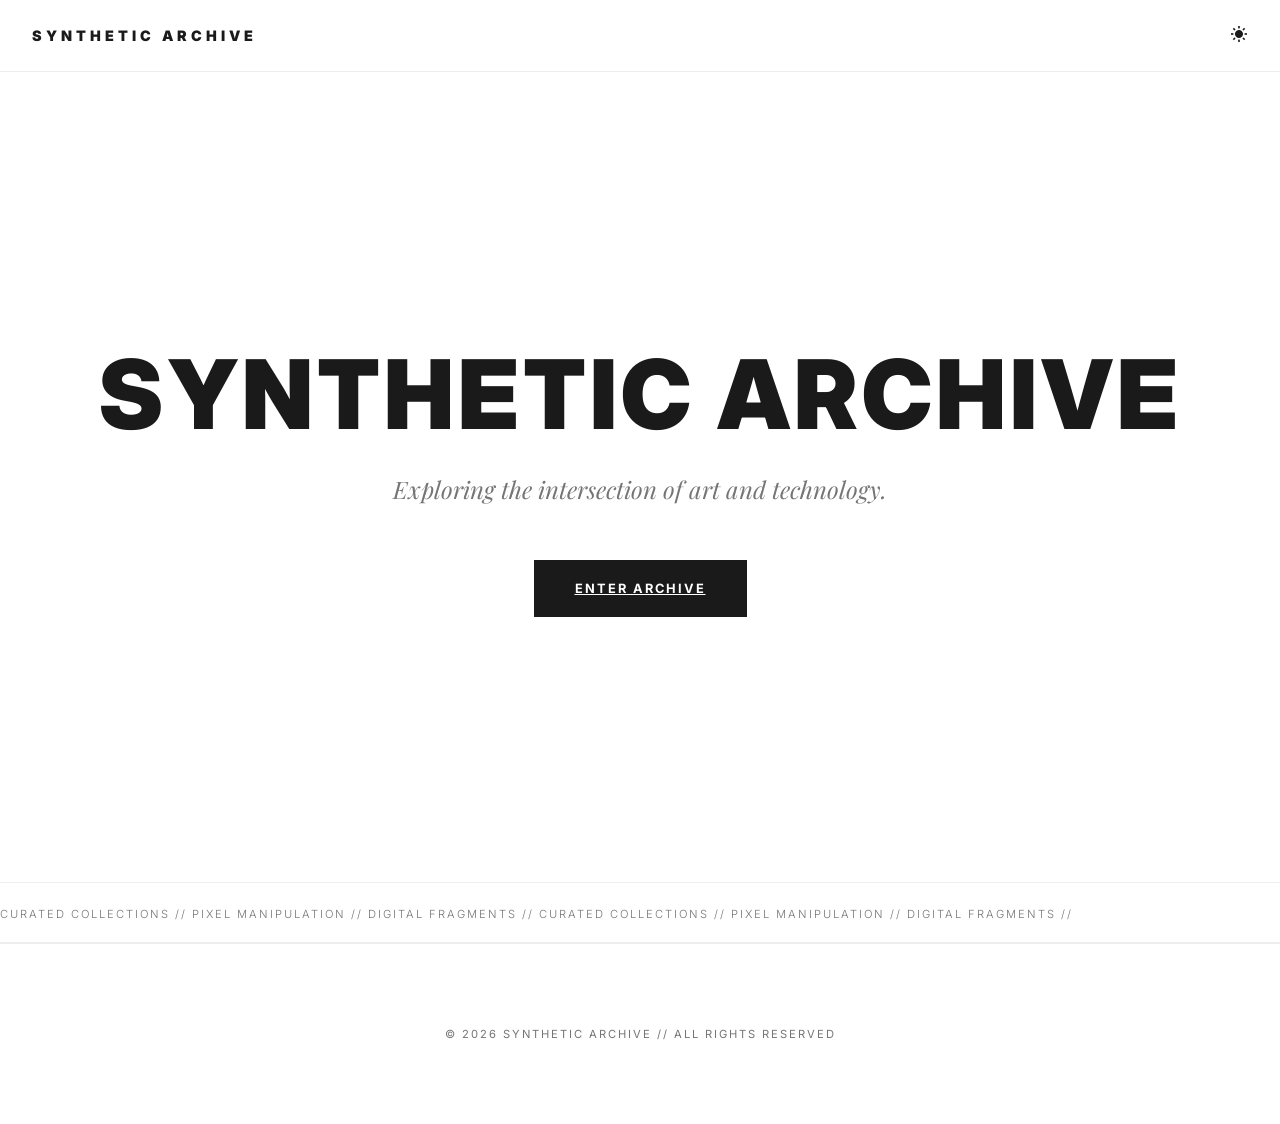
<file: index.html>
<!DOCTYPE html>
<html lang="en">
<head>
    <meta charset="UTF-8">
    <meta name="viewport" content="width=device-width, initial-scale=1.0">
    <link href='https://unpkg.com/boxicons@2.1.4/css/boxicons.min.css' rel='stylesheet'>
    <link rel="stylesheet" href="styles.css">
    <link rel="icon" href="Homepage_imgs/SA-Logo.png">
    <title>Synthetic Archive</title>
    <style>
        .hero {
            height: 90vh;
            display: flex;
            flex-direction: column;
            justify-content: center;
            align-items: center;
            text-align: center;
            padding: 2rem;
        }

        .hero h1 {
            font-size: 6rem;
            margin-bottom: 1rem;
            font-weight: 900;
        }

        .hero p {
            font-family: var(--font-serif);
            font-size: 1.5rem;
            color: var(--text-dim);
            margin-bottom: 3rem;
            font-style: italic;
        }

        .hero-btns {
            display: flex;
            gap: 2rem;
        }

        @media (max-width: 768px) {
            .hero h1 { font-size: 3rem; }
        }
    </style>
</head>
<body>
    <header>
        <nav>
            <div class="logo">
                <h1 style="font-size: 0.9rem;">Synthetic Archive</h1>
            </div>
            <div class="nav-links" style="display: flex; align-items: center;">
                <button id="theme">
                    <i class='bx bxs-sun'></i>
                    <i class='bx bxs-moon'></i>
                </button>
            </div>
        </nav>
    </header>

    <main>
        <section class="hero">
            <h1 class="reveal">Synthetic Archive</h1>
            <p class="reveal">Exploring the intersection of art and technology.</p>
            <div class="hero-btns reveal">
                <a href="homepage.html" class="btn-minimal">Enter Archive</a>
            </div>
        </section>

        <div class="marquee-container">
            <div class="marquee-content">
                <span>CURATED COLLECTIONS // PIXEL MANIPULATION // DIGITAL FRAGMENTS // CURATED COLLECTIONS // PIXEL MANIPULATION // DIGITAL FRAGMENTS //</span>
            </div>
        </div>
    </main>

    <footer style="padding: 5rem 2rem; border-top: 1px solid var(--border); text-align: center;">
        <p style="font-size: 0.7rem; color: var(--text-dim); letter-spacing: 2px; text-transform: uppercase;">© 2026 Synthetic Archive // All Rights Reserved</p>
    </footer>

    <script src="theme.js"></script>
    <script>
        const observer = new IntersectionObserver((entries) => {
            entries.forEach(entry => {
                if (entry.isIntersecting) {
                    entry.target.classList.add('appear');
                }
            });
        }, { threshold: 0.1 });

        document.querySelectorAll('.reveal').forEach(el => observer.observe(el));
    </script>
</body>
</html>
</file>
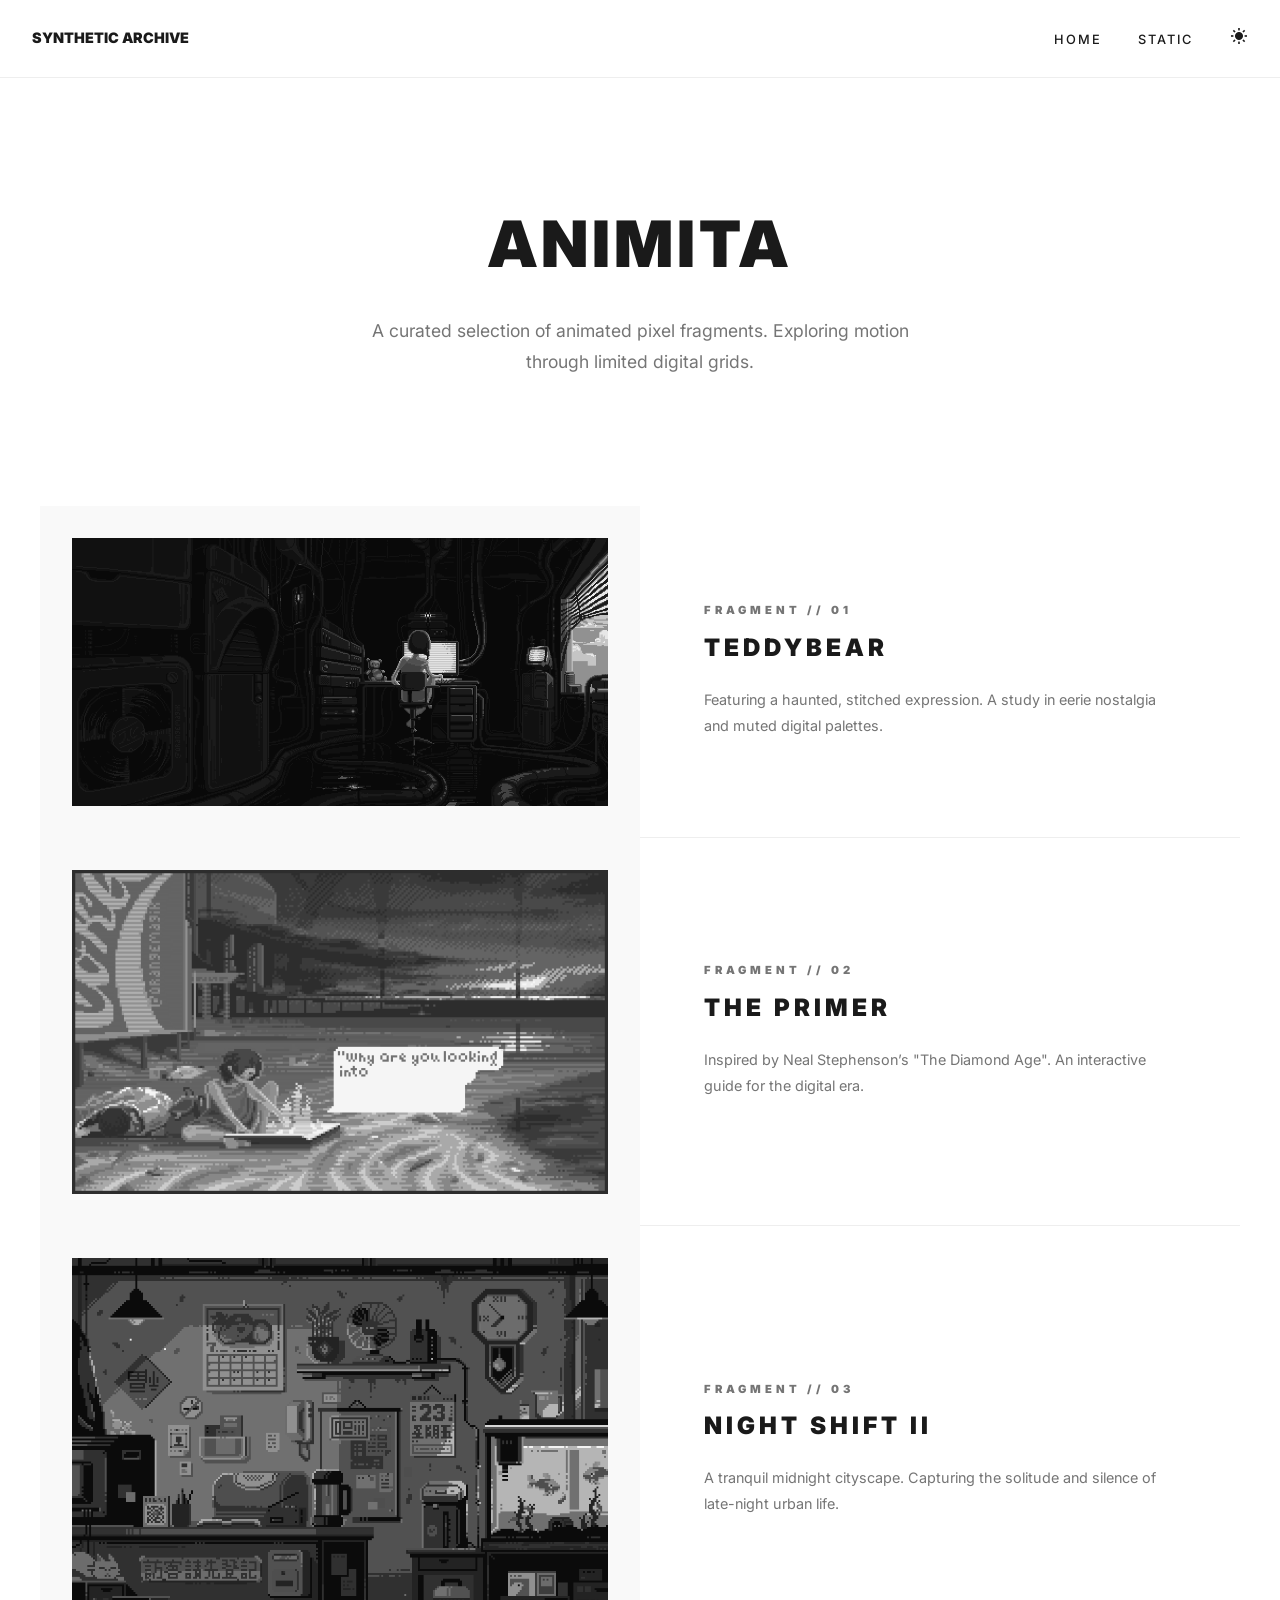
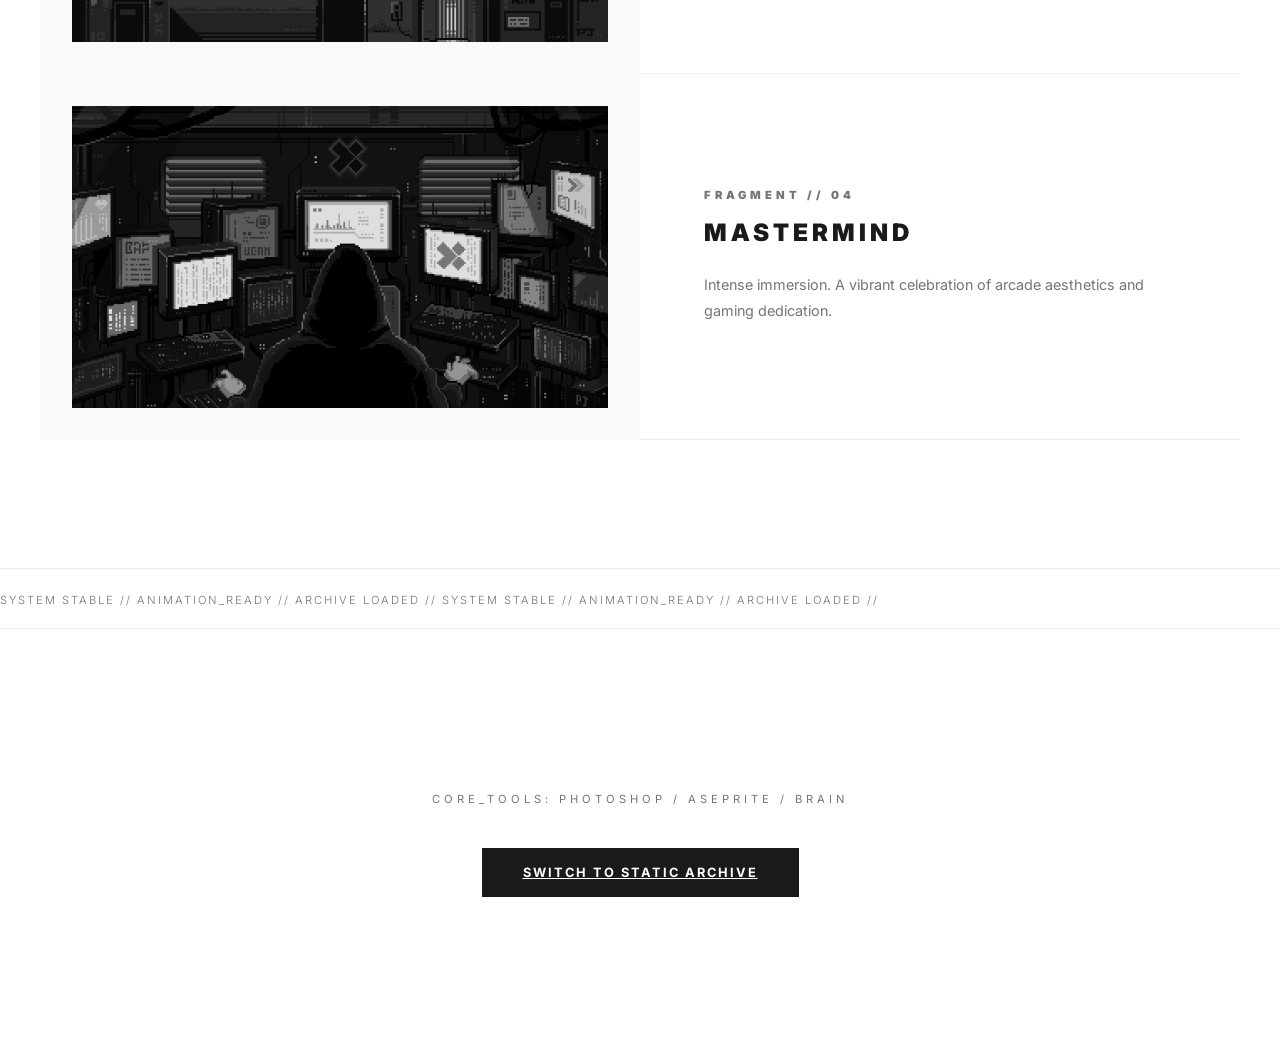
<file: ANIMITA.html>
<!DOCTYPE html>
<html lang="en">
<head>
    <meta charset="UTF-8">
    <meta name="viewport" content="width=device-width, initial-scale=1.0">
    <link href='https://unpkg.com/boxicons@2.1.4/css/boxicons.min.css' rel='stylesheet'>
    <link rel="stylesheet" href="styles.css">
    <script src="theme.js" defer></script>
    <link rel="icon" href="ANIMATE/SA-Logo.png">
    <title>Synthetic Archive | Animita</title>
</head>
<body>
    <header>
        <nav>
            <a href="index.html" style="text-decoration: none; color: var(--text-main); font-weight: 900; font-size: 0.9rem;">SYNTHETIC ARCHIVE</a>
            <div class="nav-links">
                <a href="homepage.html">HOME</a>
                <a href="STATHIS.html">STATIC</a>
                <button id="theme" style="margin-left: 2rem;">
                    <i class='bx bxs-sun'></i>
                    <i class='bx bxs-moon'></i>
                </button>
            </div>
        </nav>
    </header>

    <main>
        <section class="title-page">
            <h1 class="reveal">Animita</h1>
            <div id="title-info" class="reveal">
                A curated selection of animated pixel fragments. Exploring motion through limited digital grids.
            </div>
        </section>

        <section class="projects-container">
            <!-- Project 1 -->
            <div class="project reveal">
                <img src="ANIMATE/1.gif" alt="TEDDYBEAR">
            </div>
            <div class="project-info reveal">
                <h3>FRAGMENT // 01</h3>
                <h2 class="project-title">TEDDYBEAR</h2>
                <p>Featuring a haunted, stitched expression. A study in eerie nostalgia and muted digital palettes.</p>
            </div>

            <!-- Project 2 -->
            <div class="project reveal">
                <img src="ANIMATE/2.gif" alt="PRIMER">
            </div>
            <div class="project-info reveal">
                <h3>FRAGMENT // 02</h3>
                <h2 class="project-title">THE PRIMER</h2>
                <p>Inspired by Neal Stephenson’s "The Diamond Age". An interactive guide for the digital era.</p>
            </div>

            <!-- Project 3 -->
            <div class="project reveal">
                <img src="ANIMATE/3.gif" alt="NIGHT SHIFT">
            </div>
            <div class="project-info reveal">
                <h3>FRAGMENT // 03</h3>
                <h2 class="project-title">NIGHT SHIFT II</h2>
                <p>A tranquil midnight cityscape. Capturing the solitude and silence of late-night urban life.</p>
            </div>

            <!-- Project 4 -->
            <div class="project reveal">
                <img src="ANIMATE/4.gif" alt="MASTERMIND">
            </div>
            <div class="project-info reveal">
                <h3>FRAGMENT // 04</h3>
                <h2 class="project-title">MASTERMIND</h2>
                <p>Intense immersion. A vibrant celebration of arcade aesthetics and gaming dedication.</p>
            </div>
        </section>

        <div class="marquee-container">
            <div class="marquee-content">
                <span>SYSTEM STABLE // ANIMATION_READY // ARCHIVE LOADED // SYSTEM STABLE // ANIMATION_READY // ARCHIVE LOADED //</span>
            </div>
        </div>
        
        <div style="padding: 10rem 2rem; text-align: center;">
            <p style="font-size: 0.7rem; letter-spacing: 4px; color: var(--text-dim); margin-bottom: 3rem;">CORE_TOOLS: PHOTOSHOP / ASEPRITE / BRAIN</p>
            <a href="STATHIS.html" class="btn-minimal">Switch to Static Archive</a>
        </div>
    </main>

    <script>
        const observer = new IntersectionObserver((entries) => {
            entries.forEach(entry => {
                if (entry.isIntersecting) {
                    entry.target.classList.add('appear');
                }
            });
        }, { threshold: 0.1 });

        document.querySelectorAll('.reveal').forEach(el => observer.observe(el));
    </script>
</body>
</html>
</file>
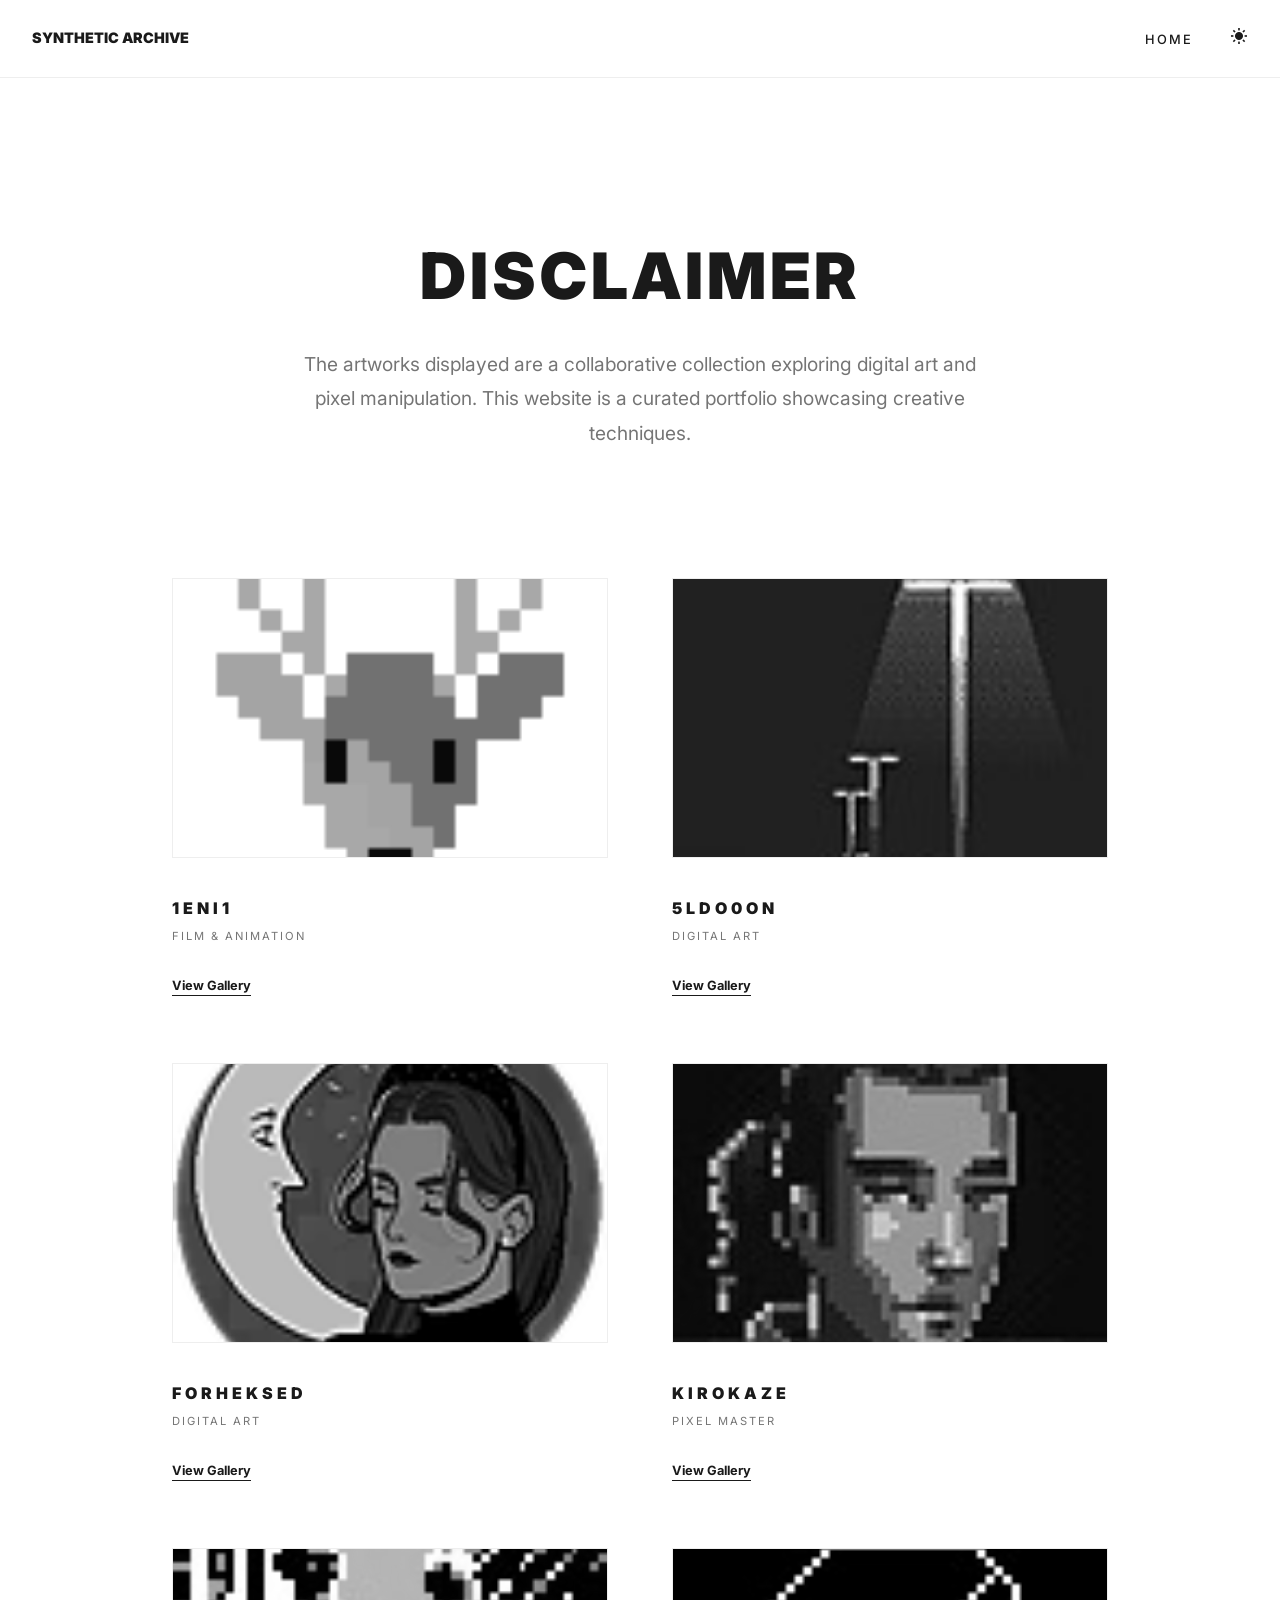
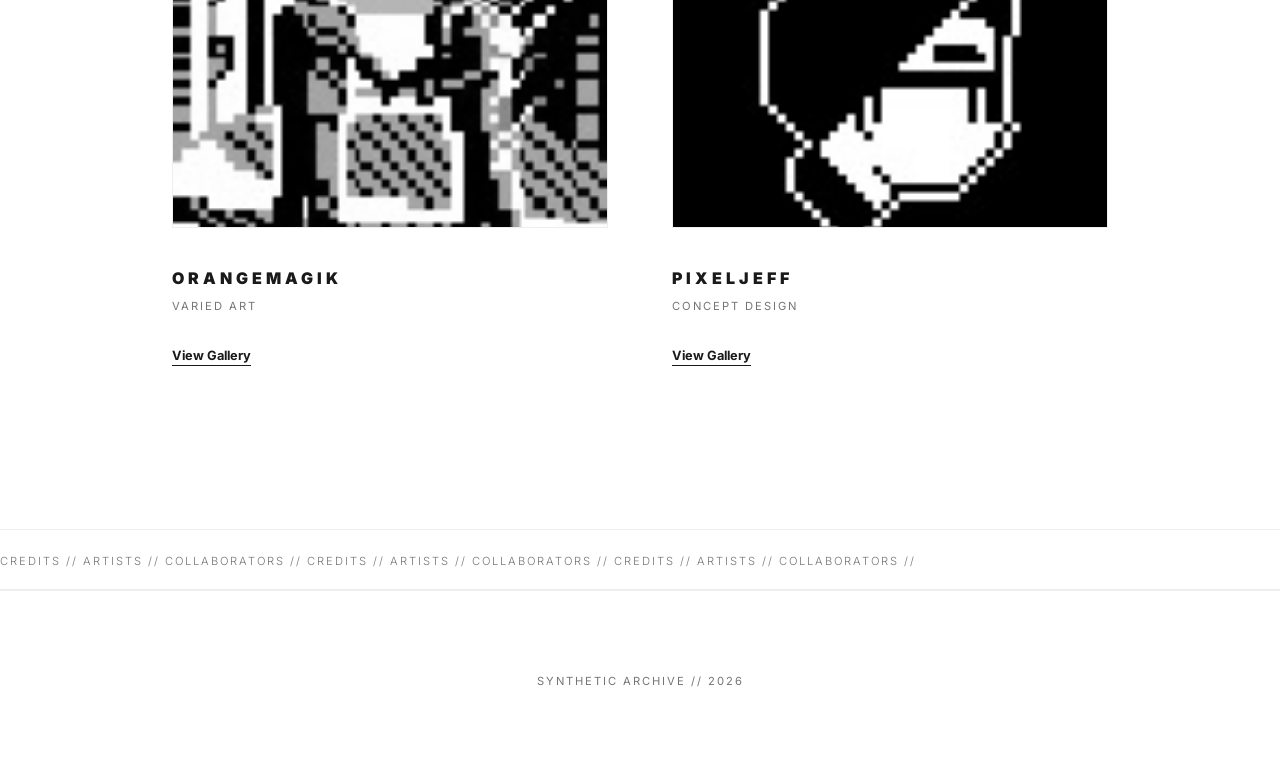
<file: Disc.html>
<!DOCTYPE html>
<html lang="en">
<head>
    <meta charset="UTF-8">
    <meta name="viewport" content="width=device-width, initial-scale=1.0">
    <link href='https://unpkg.com/boxicons@2.1.4/css/boxicons.min.css' rel='stylesheet'>
    <link rel="stylesheet" href="styles.css">
    <script src="theme.js" defer></script>
    <link rel="icon" href="ArtistProfile/SA-Logo.png">
    <title>Synthetic Archive | Disclaimer</title>
    <style>
        .disclaimer-container {
            max-width: 1000px;
            margin: 0 auto;
            padding: 10rem 2rem;
        }

        .disclaimer-container h1 {
            font-size: 4rem;
            margin-bottom: 2rem;
            text-align: center;
        }

        .lead-text {
            text-align: center;
            color: var(--text-dim);
            font-size: 1.2rem;
            margin-bottom: 8rem;
            max-width: 700px;
            margin-left: auto;
            margin-right: auto;
        }

        .artist-grid {
            display: grid;
            grid-template-columns: repeat(auto-fill, minmax(280px, 1fr));
            gap: 4rem;
        }

        .artist-card {
            text-align: left;
        }

        .artist-card img {
            width: 100%;
            height: 280px;
            object-fit: cover;
            filter: grayscale(100%);
            border: 1px solid var(--border);
            margin-bottom: 2rem;
            transition: var(--transition);
        }

        .artist-card:hover img {
            filter: grayscale(0%);
            border-color: var(--text-main);
        }

        .artist-card h3 {
            font-size: 1rem;
            margin-bottom: 0.5rem;
        }

        .artist-card .meta {
            font-size: 0.7rem;
            text-transform: uppercase;
            letter-spacing: 2px;
            color: var(--text-dim);
            margin-bottom: 1.5rem;
        }

        .view-link {
            font-size: 0.8rem;
            text-decoration: none;
            color: var(--text-main);
            font-weight: 700;
            border-bottom: 1px solid var(--text-main);
            padding-bottom: 2px;
            transition: var(--transition);
        }

        .view-link:hover {
            color: var(--text-dim);
            border-color: var(--text-dim);
        }

        @media (max-width: 768px) {
            .disclaimer-container h1 { font-size: 2.5rem; }
        }
    </style>
</head>
<body>
    <header>
        <nav>
            <a href="index.html" style="text-decoration: none; color: var(--text-main); font-weight: 900; font-size: 0.9rem;">SYNTHETIC ARCHIVE</a>
            <div class="nav-links">
                <a href="homepage.html">HOME</a>
                <button id="theme" style="margin-left: 2rem;">
                    <i class='bx bxs-sun'></i>
                    <i class='bx bxs-moon'></i>
                </button>
            </div>
        </nav>
    </header>

    <main>
        <section class="disclaimer-container">
            <h1 class="reveal">Disclaimer</h1>
            <p class="lead-text reveal">
                The artworks displayed are a collaborative collection exploring digital art and pixel manipulation. 
                This website is a curated portfolio showcasing creative techniques.
            </p>

            <div class="artist-grid">
                <div class="artist-card reveal">
                    <img src="ArtistProfile/1eni1.png" alt="1eni1">
                    <h3>1eni1</h3>
                    <p class="meta">FILM & ANIMATION</p>
                    <a href="https://www.deviantart.com/1eni1" target="_blank" class="view-link">View Gallery</a>
                </div>
                <div class="artist-card reveal">
                    <img src="ArtistProfile/5ldo0on.jpg" alt="5ldo0on">
                    <h3>5ldo0on</h3>
                    <p class="meta">DIGITAL ART</p>
                    <a href="https://www.deviantart.com/5ldo0on" target="_blank" class="view-link">View Gallery</a>
                </div>
                <div class="artist-card reveal">
                    <img src="ArtistProfile/forheksed.png" alt="forheksed">
                    <h3>forheksed</h3>
                    <p class="meta">DIGITAL ART</p>
                    <a href="https://www.deviantart.com/forheksed" target="_blank" class="view-link">View Gallery</a>
                </div>
                <div class="artist-card reveal">
                    <img src="ArtistProfile/kirokaze.jpg" alt="kirokaze">
                    <h3>kirokaze</h3>
                    <p class="meta">PIXEL MASTER</p>
                    <a href="https://www.deviantart.com/kirokaze" target="_blank" class="view-link">View Gallery</a>
                </div>
                <div class="artist-card reveal">
                    <img src="ArtistProfile/orangemagik.jpg" alt="orangemagik">
                    <h3>orangemagik</h3>
                    <p class="meta">VARIED ART</p>
                    <a href="https://www.deviantart.com/orangemagik" target="_blank" class="view-link">View Gallery</a>
                </div>
                <div class="artist-card reveal">
                    <img src="ArtistProfile/pixeljeff.jpg" alt="pixeljeff">
                    <h3>pixeljeff</h3>
                    <p class="meta">CONCEPT DESIGN</p>
                    <a href="https://www.deviantart.com/pixeljeff" target="_blank" class="view-link">View Gallery</a>
                </div>
            </div>
        </section>

        <div class="marquee-container">
            <div class="marquee-content">
                <span>CREDITS // ARTISTS // COLLABORATORS // CREDITS // ARTISTS // COLLABORATORS // CREDITS // ARTISTS // COLLABORATORS //</span>
            </div>
        </div>
    </main>

    <footer style="padding: 5rem 2rem; text-align: center; border-top: 1px solid var(--border);">
        <p style="font-size: 0.7rem; color: var(--text-dim); letter-spacing: 2px;">SYNTHETIC ARCHIVE // 2026</p>
    </footer>

    <script>
        const observer = new IntersectionObserver((entries) => {
            entries.forEach(entry => {
                if (entry.isIntersecting) {
                    entry.target.classList.add('appear');
                }
            });
        }, { threshold: 0.1 });

        document.querySelectorAll('.reveal').forEach(el => observer.observe(el));
    </script>
</body>
</html>
</file>
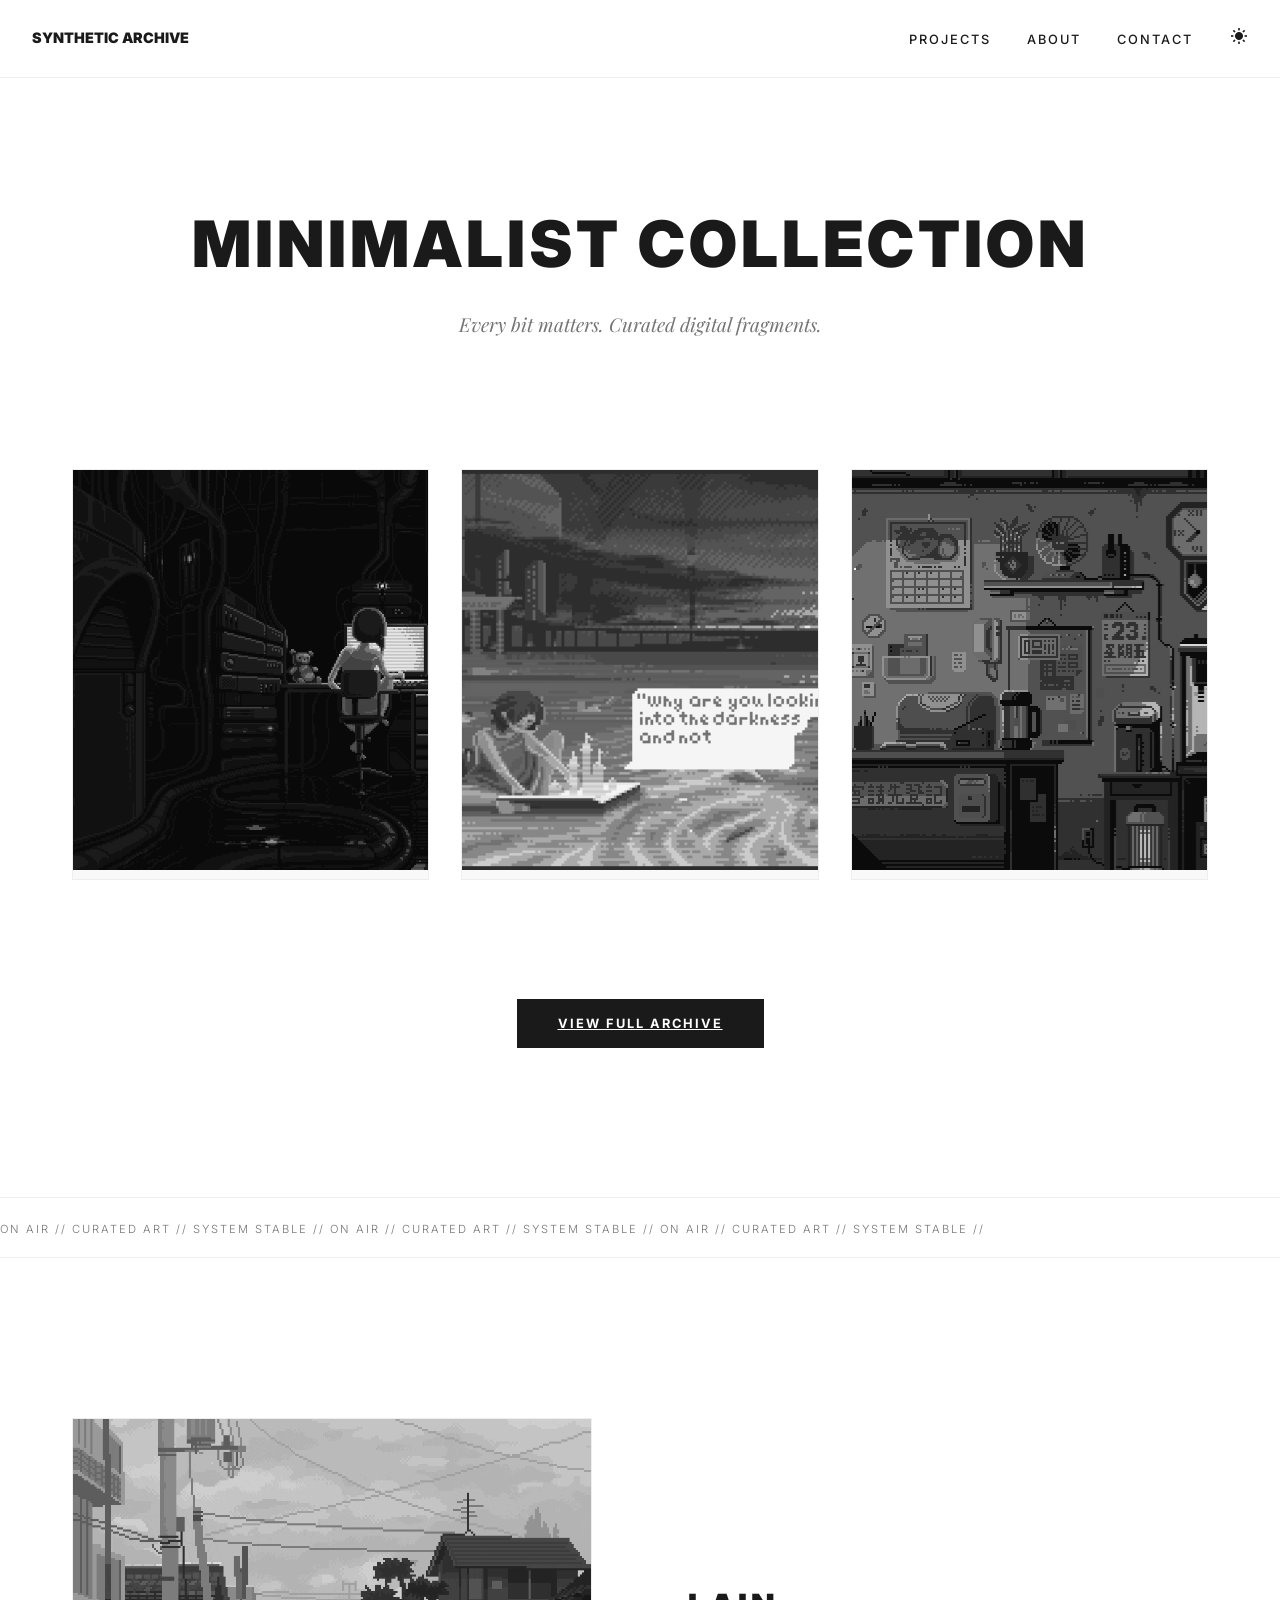
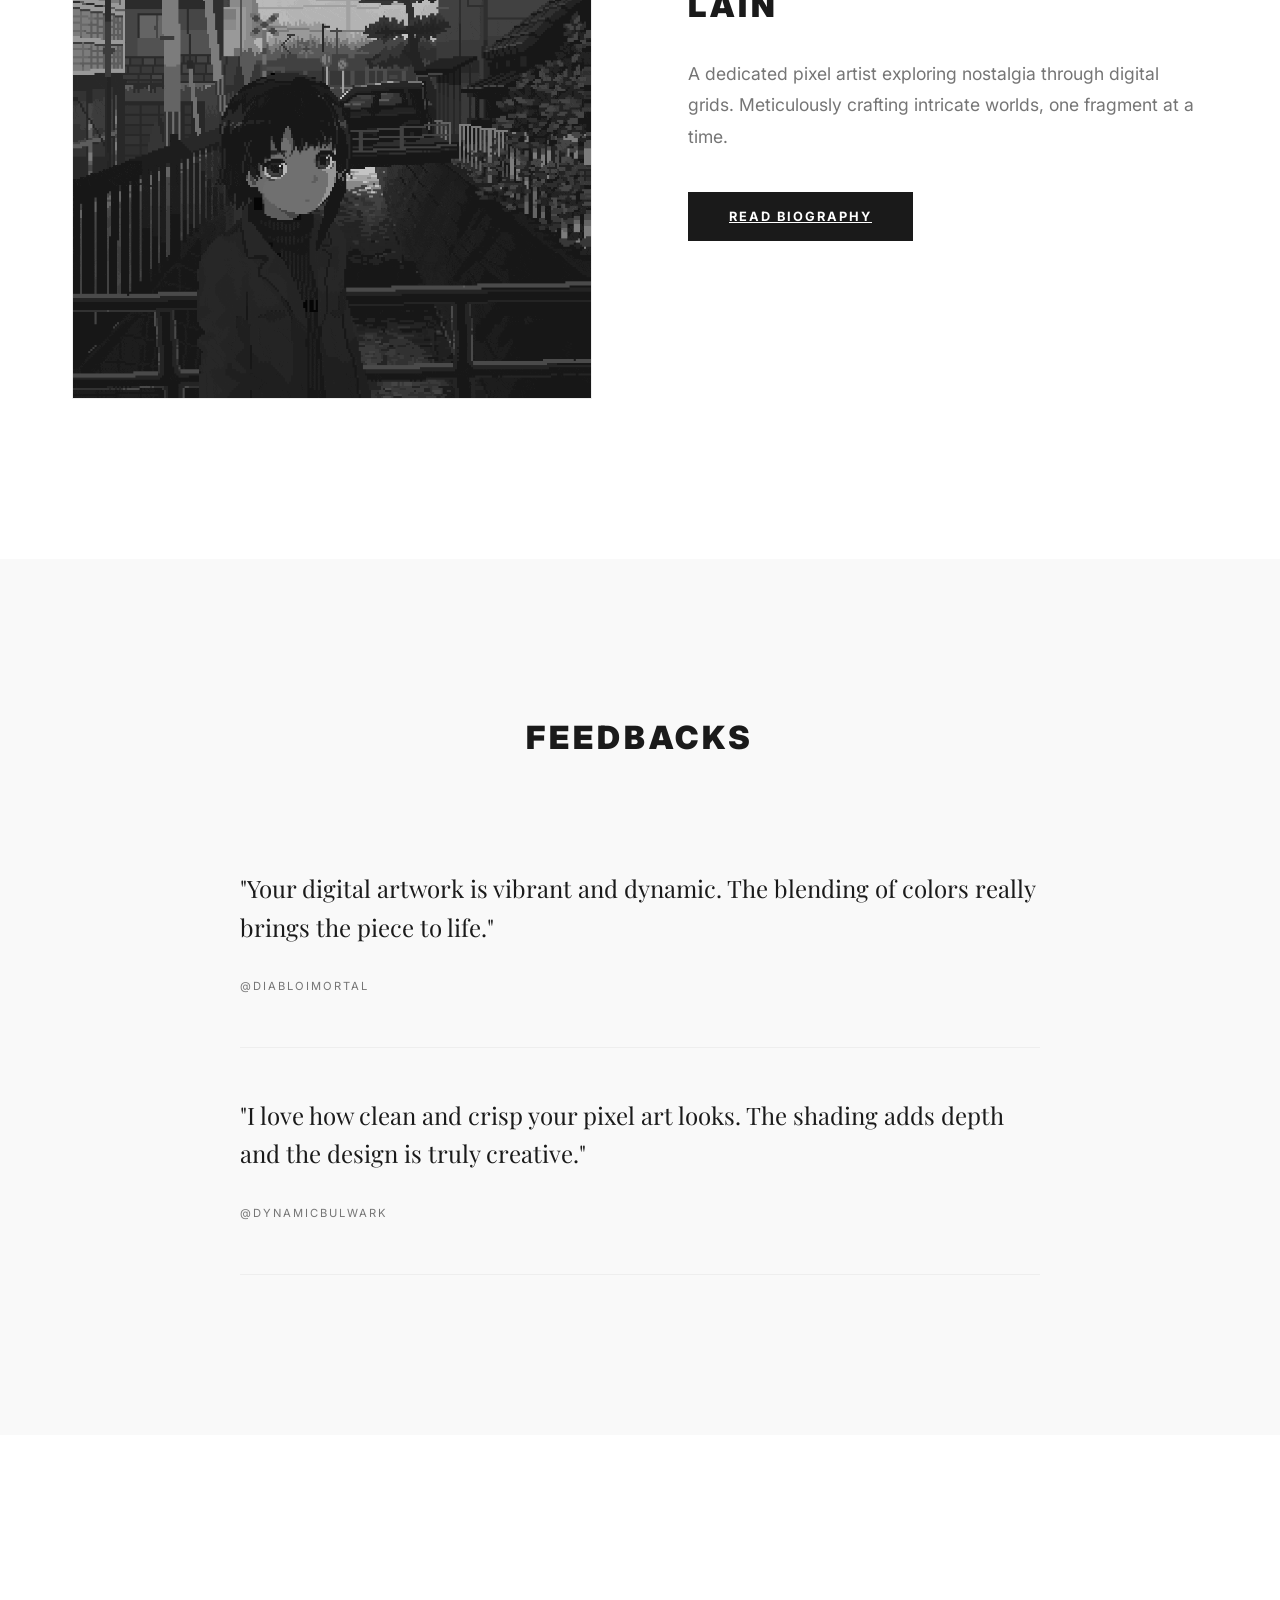
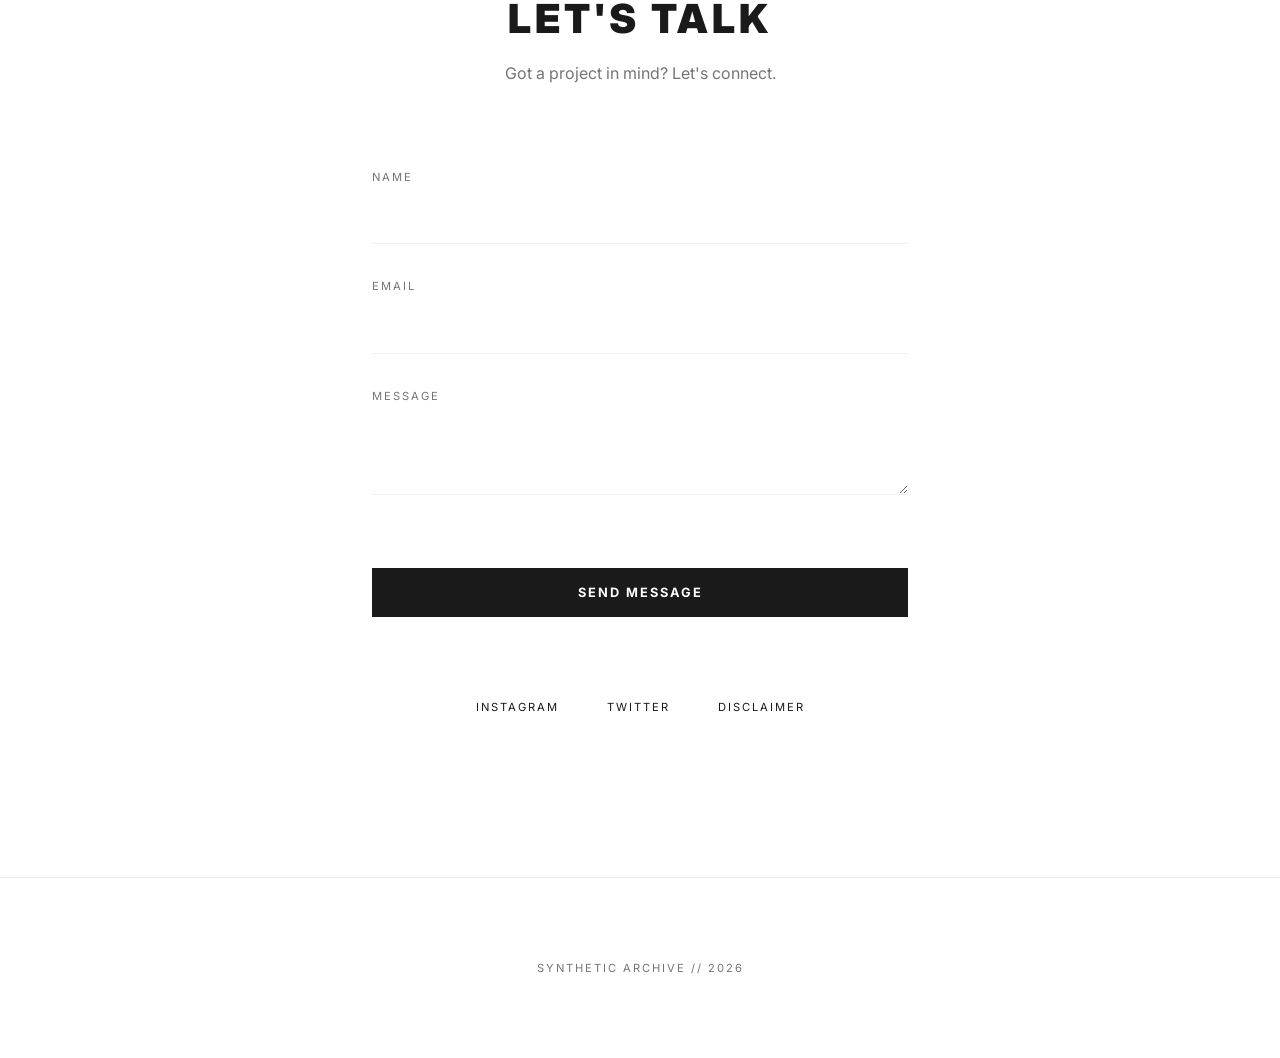
<file: homepage.html>
<!doctype html>
<html lang="en">
  <head>
    <meta charset="UTF-8" />
    <meta name="viewport" content="width=device-width, initial-scale=1.0" />
    <link rel="stylesheet" href="styles.css" />
    <link
      href="https://unpkg.com/boxicons@2.1.4/css/boxicons.min.css"
      rel="stylesheet"
    />
    <link rel="icon" href="ANIMATE/SA-Logo.png" />
    <title>Synthetic Archive | Home</title>
    <style>
      .page-header {
        padding: 8rem 2rem;
        text-align: center;
        max-width: var(--container-width);
        margin: 0 auto;
      }

      .page-header h1 {
        font-size: 4rem;
        margin-bottom: 1.5rem;
      }

      .page-header p {
        font-family: var(--font-serif);
        font-style: italic;
        color: var(--text-dim);
        font-size: 1.2rem;
      }

      .gallery-grid {
        display: grid;
        grid-template-columns: repeat(auto-fill, minmax(350px, 1fr));
        gap: 2rem;
        max-width: var(--container-width);
        margin: 0 auto 8rem;
        padding: 0 2rem;
      }

      .gallery-item {
        position: relative;
        overflow: hidden;
        background: var(--bg-card);
        border: 1px solid var(--border);
      }

      .gallery-item img {
        width: 100%;
        height: 400px;
        object-fit: cover;
        filter: grayscale(100%);
        transition: var(--transition);
      }

      .gallery-item:hover img {
        filter: grayscale(0%);
        transform: scale(1.05);
      }

      .gallery-item .overlay {
        position: absolute;
        bottom: 0;
        left: 0;
        right: 0;
        padding: 2rem;
        background: linear-gradient(transparent, rgba(0, 0, 0, 0.8));
        color: white;
        opacity: 0;
        transition: var(--transition);
      }

      .gallery-item:hover .overlay {
        opacity: 1;
      }

      .artist-spotlight {
        display: grid;
        grid-template-columns: 1fr 1fr;
        gap: 6rem;
        max-width: var(--container-width);
        margin: 10rem auto;
        padding: 0 2rem;
        align-items: center;
      }

      .artist-spotlight img {
        width: 100%;
        filter: grayscale(100%);
        border: 1px solid var(--border);
      }

      .feedback-section {
        padding: 10rem 2rem;
        background: var(--bg-card);
      }

      .feedback-list {
        max-width: 800px;
        margin: 4rem auto 0;
      }

      .feedback-item {
        padding: 3rem 0;
        border-bottom: 1px solid var(--border);
      }

      .feedback-item p {
        font-family: var(--font-serif);
        font-size: 1.5rem;
        line-height: 1.6;
        margin-bottom: 1.5rem;
      }

      .feedback-item .author {
        font-size: 0.7rem;
        text-transform: uppercase;
        letter-spacing: 2px;
        color: var(--text-dim);
      }

      .contact-minimal {
        max-width: 600px;
        margin: 10rem auto;
        padding: 0 2rem;
        text-align: center;
      }

      .form-group {
        margin-bottom: 2rem;
        text-align: left;
      }

      .form-group label {
        display: block;
        font-size: 0.7rem;
        text-transform: uppercase;
        letter-spacing: 2px;
        margin-bottom: 0.5rem;
        color: var(--text-dim);
      }

      .form-group input,
      .form-group textarea {
        width: 100%;
        border: none;
        border-bottom: 1px solid var(--border);
        padding: 1rem 0;
        font-family: var(--font-body);
        background: transparent;
        color: var(--text-main);
        transition: var(--transition);
      }

      .form-group input:focus,
      .form-group textarea:focus {
        outline: none;
        border-color: var(--text-main);
      }

      @media (max-width: 992px) {
        .artist-spotlight {
          grid-template-columns: 1fr;
          gap: 3rem;
        }
        .page-header h1 {
          font-size: 2.5rem;
        }
      }
    </style>
  </head>
  <body>
    <header>
      <nav>
        <a
          href="index.html"
          style="
            text-decoration: none;
            color: var(--text-main);
            font-weight: 900;
            font-size: 0.9rem;
          "
          >SYNTHETIC ARCHIVE</a
        >
        <div class="nav-links">
          <a href="STATHIS.html">PROJECTS</a>
          <a href="WhoIsLain.html">ABOUT</a>
          <a href="#footer">CONTACT</a>
          <button id="theme" style="margin-left: 2rem">
            <i class="bx bxs-sun"></i>
            <i class="bx bxs-moon"></i>
          </button>
        </div>
      </nav>
    </header>

    <main>
      <section class="page-header">
        <h1 class="reveal">Minimalist Collection</h1>
        <p class="reveal">Every bit matters. Curated digital fragments.</p>
      </section>

      <section class="gallery-grid">
        <div class="gallery-item reveal">
          <img src="Homepage_imgs/1.gif" alt="Teddybear" />
          <div class="overlay">
            <p class="pixel-text" style="font-size: 0.6rem">01 // TEDDYBEAR</p>
          </div>
        </div>
        <div class="gallery-item reveal">
          <img src="Homepage_imgs/2.gif" alt="The Primer" />
          <div class="overlay">
            <p class="pixel-text" style="font-size: 0.6rem">02 // THE PRIMER</p>
          </div>
        </div>
        <div class="gallery-item reveal">
          <img src="Homepage_imgs/3.gif" alt="Night Shift" />
          <div class="overlay">
            <p class="pixel-text" style="font-size: 0.6rem">
              03 // NIGHT SHIFT
            </p>
          </div>
        </div>
      </section>

      <div style="text-align: center; margin-bottom: 10rem">
        <a href="ANIMITA.html" class="btn-minimal">View Full Archive</a>
      </div>

      <div class="marquee-container">
        <div class="marquee-content">
          <span
            >ON AIR // CURATED ART // SYSTEM STABLE // ON AIR // CURATED ART //
            SYSTEM STABLE // ON AIR // CURATED ART // SYSTEM STABLE //</span
          >
        </div>
      </div>

      <section class="artist-spotlight reveal">
        <img src="Homepage_imgs/DUVET.gif" alt="Lain Profile" />
        <div>
          <h2 style="font-size: 2rem; margin-bottom: 2rem">Lain</h2>
          <p
            style="
              color: var(--text-dim);
              margin-bottom: 3rem;
              font-size: 1.1rem;
            "
          >
            A dedicated pixel artist exploring nostalgia through digital grids.
            Meticulously crafting intricate worlds, one fragment at a time.
          </p>
          <a href="WhoIsLain.html" class="btn-minimal">Read Biography</a>
        </div>
      </section>

      <section class="feedback-section">
        <h2 style="text-align: center; font-size: 2rem">Feedbacks</h2>
        <div class="feedback-list">
          <div class="feedback-item reveal">
            <p>
              "Your digital artwork is vibrant and dynamic. The blending of
              colors really brings the piece to life."
            </p>
            <span class="author">@DiabloImortal</span>
          </div>
          <div class="feedback-item reveal">
            <p>
              "I love how clean and crisp your pixel art looks. The shading adds
              depth and the design is truly creative."
            </p>
            <span class="author">@DynamicBulwark</span>
          </div>
        </div>
      </section>

      <section id="footer" class="contact-minimal reveal">
        <h2 style="font-size: 2.5rem; margin-bottom: 1rem">Let's Talk</h2>
        <p style="color: var(--text-dim); margin-bottom: 5rem">
          Got a project in mind? Let's connect.
        </p>
        <form>
          <div class="form-group">
            <label>Name</label>
            <input type="text" />
          </div>
          <div class="form-group">
            <label>Email</label>
            <input type="email" />
          </div>
          <div class="form-group">
            <label>Message</label>
            <textarea rows="3"></textarea>
          </div>
          <button
            type="button"
            class="btn-minimal"
            style="width: 100%; margin-top: 2rem"
          >
            Send Message
          </button>
        </form>

        <div
          style="
            margin-top: 5rem;
            display: flex;
            justify-content: center;
            gap: 3rem;
          "
        >
          <a
            href="#"
            style="
              text-decoration: none;
              color: var(--text-main);
              font-size: 0.7rem;
              letter-spacing: 2px;
            "
            >INSTAGRAM</a
          >
          <a
            href="#"
            style="
              text-decoration: none;
              color: var(--text-main);
              font-size: 0.7rem;
              letter-spacing: 2px;
            "
            >TWITTER</a
          >
          <a
            href="Disc.html"
            style="
              text-decoration: none;
              color: var(--text-main);
              font-size: 0.7rem;
              letter-spacing: 2px;
            "
            >DISCLAIMER</a
          >
        </div>
      </section>
    </main>

    <footer
      style="
        padding: 5rem 2rem;
        text-align: center;
        border-top: 1px solid var(--border);
      "
    >
      <p style="font-size: 0.7rem; color: var(--text-dim); letter-spacing: 2px">
        SYNTHETIC ARCHIVE // 2026
      </p>
    </footer>

    <script src="theme.js"></script>
    <script>
      const observer = new IntersectionObserver(
        (entries) => {
          entries.forEach((entry) => {
            if (entry.isIntersecting) {
              entry.target.classList.add("appear");
            }
          });
        },
        { threshold: 0.1 },
      );

      document
        .querySelectorAll(".reveal")
        .forEach((el) => observer.observe(el));
    </script>
  </body>
</html>
</file>
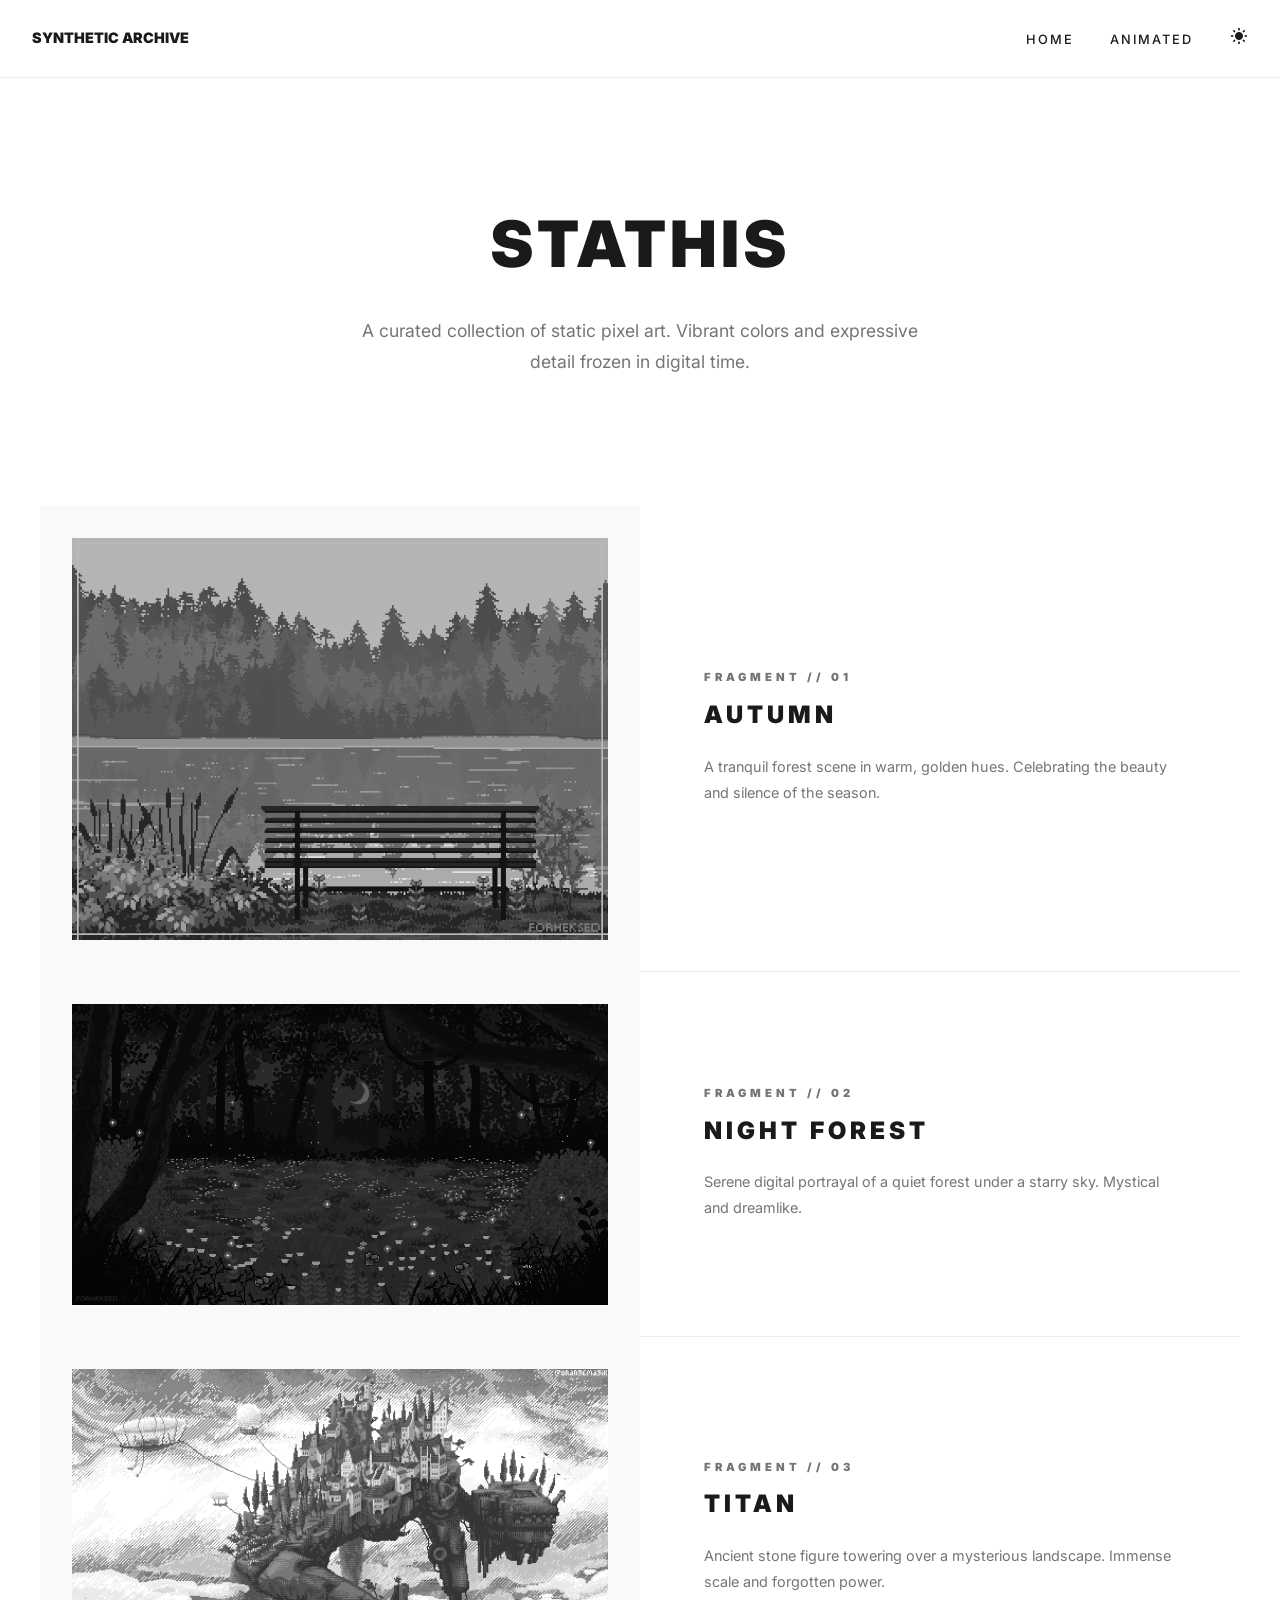
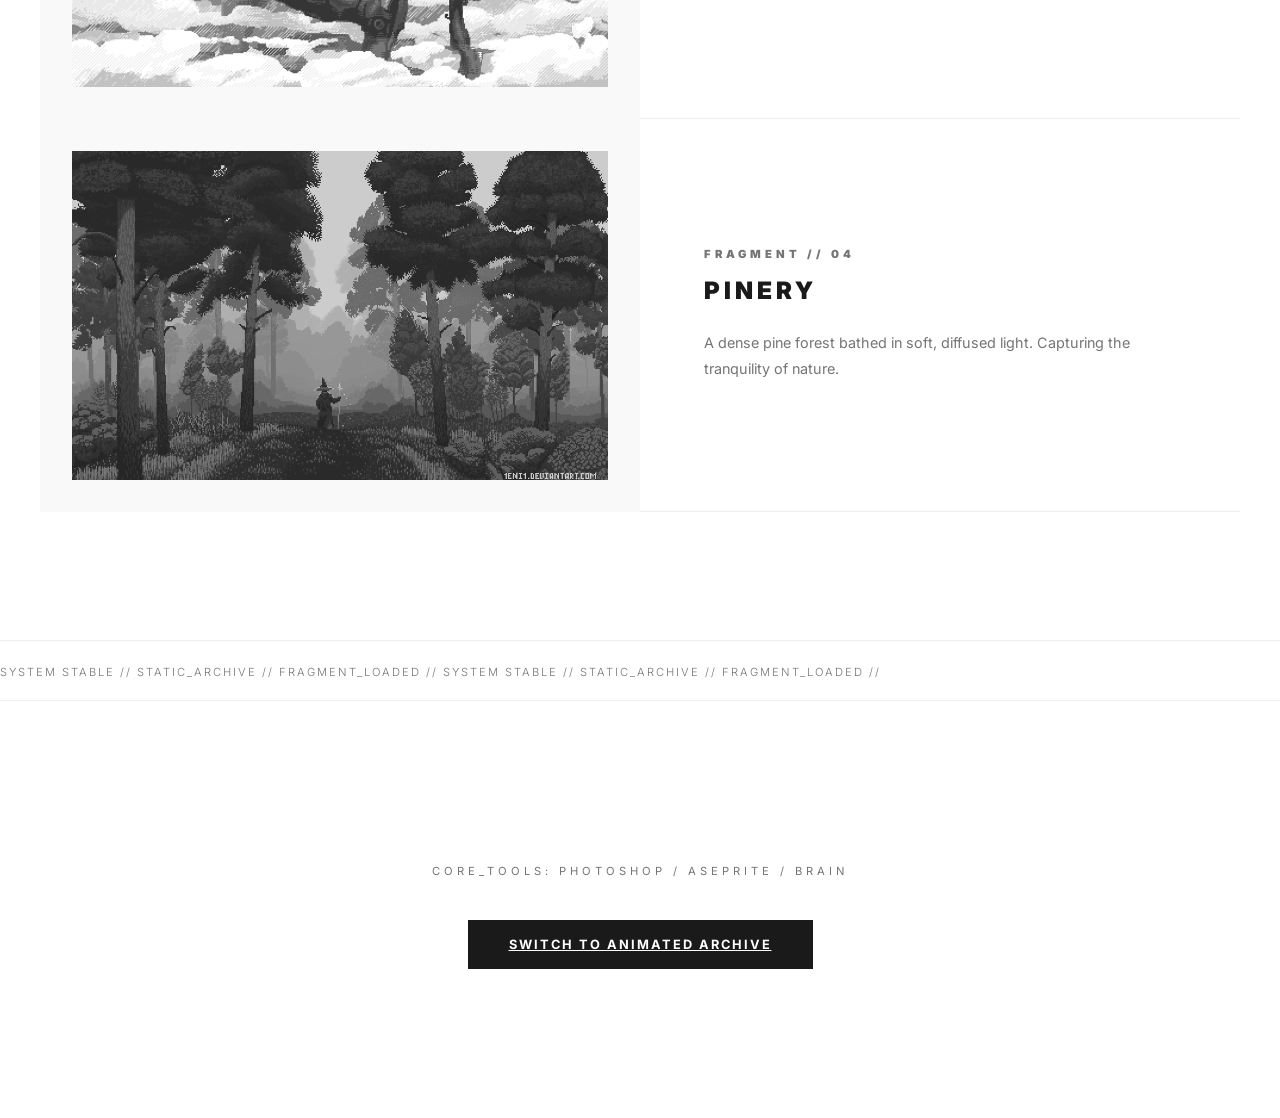
<file: STATHIS.html>
<!DOCTYPE html>
<html lang="en">
<head>
    <meta charset="UTF-8">
    <meta name="viewport" content="width=device-width, initial-scale=1.0">
    <link href='https://unpkg.com/boxicons@2.1.4/css/boxicons.min.css' rel='stylesheet'>
    <link rel="stylesheet" href="styles.css">
    <script src="theme.js" defer></script>
    <link rel="icon" href="STATICC/SA-Logo.png">
    <title>Synthetic Archive | Stathis</title>
</head>
<body>
    <header>
        <nav>
            <a href="index.html" style="text-decoration: none; color: var(--text-main); font-weight: 900; font-size: 0.9rem;">SYNTHETIC ARCHIVE</a>
            <div class="nav-links">
                <a href="homepage.html">HOME</a>
                <a href="ANIMITA.html">ANIMATED</a>
                <button id="theme" style="margin-left: 2rem;">
                    <i class='bx bxs-sun'></i>
                    <i class='bx bxs-moon'></i>
                </button>
            </div>
        </nav>
    </header>

    <main>
        <section class="title-page">
            <h1 class="reveal">Stathis</h1>
            <div id="title-info" class="reveal">
                A curated collection of static pixel art. Vibrant colors and expressive detail frozen in digital time.
            </div>
        </section>

        <section class="projects-container">
            <!-- Project 1 -->
            <div class="project reveal">
                <img src="STATICC/1.png" alt="AUTUMN">
            </div>
            <div class="project-info reveal">
                <h3>FRAGMENT // 01</h3>
                <h2 class="project-title">AUTUMN</h2>
                <p>A tranquil forest scene in warm, golden hues. Celebrating the beauty and silence of the season.</p>
            </div>

            <!-- Project 2 -->
            <div class="project reveal">
                <img src="STATICC/2.png" alt="NIGHT FOREST">
            </div>
            <div class="project-info reveal">
                <h3>FRAGMENT // 02</h3>
                <h2 class="project-title">NIGHT FOREST</h2>
                <p>Serene digital portrayal of a quiet forest under a starry sky. Mystical and dreamlike.</p>
            </div>

            <!-- Project 3 -->
            <div class="project reveal">
                <img src="STATICC/3.png" alt="TITAN">
            </div>
            <div class="project-info reveal">
                <h3>FRAGMENT // 03</h3>
                <h2 class="project-title">TITAN</h2>
                <p>Ancient stone figure towering over a mysterious landscape. Immense scale and forgotten power.</p>
            </div>

            <!-- Project 4 -->
            <div class="project reveal">
                <img src="STATICC/4.png" alt="PINERY">
            </div>
            <div class="project-info reveal">
                <h3>FRAGMENT // 04</h3>
                <h2 class="project-title">PINERY</h2>
                <p>A dense pine forest bathed in soft, diffused light. Capturing the tranquility of nature.</p>
            </div>
        </section>

        <div class="marquee-container">
            <div class="marquee-content">
                <span>SYSTEM STABLE // STATIC_ARCHIVE // FRAGMENT_LOADED // SYSTEM STABLE // STATIC_ARCHIVE // FRAGMENT_LOADED //</span>
            </div>
        </div>
        
        <div style="padding: 10rem 2rem; text-align: center;">
            <p style="font-size: 0.7rem; letter-spacing: 4px; color: var(--text-dim); margin-bottom: 3rem;">CORE_TOOLS: PHOTOSHOP / ASEPRITE / BRAIN</p>
            <a href="ANIMITA.html" class="btn-minimal">Switch to Animated Archive</a>
        </div>
    </main>

    <script>
        const observer = new IntersectionObserver((entries) => {
            entries.forEach(entry => {
                if (entry.isIntersecting) {
                    entry.target.classList.add('appear');
                }
            });
        }, { threshold: 0.1 });

        document.querySelectorAll('.reveal').forEach(el => observer.observe(el));
    </script>
</body>
</html>
</file>
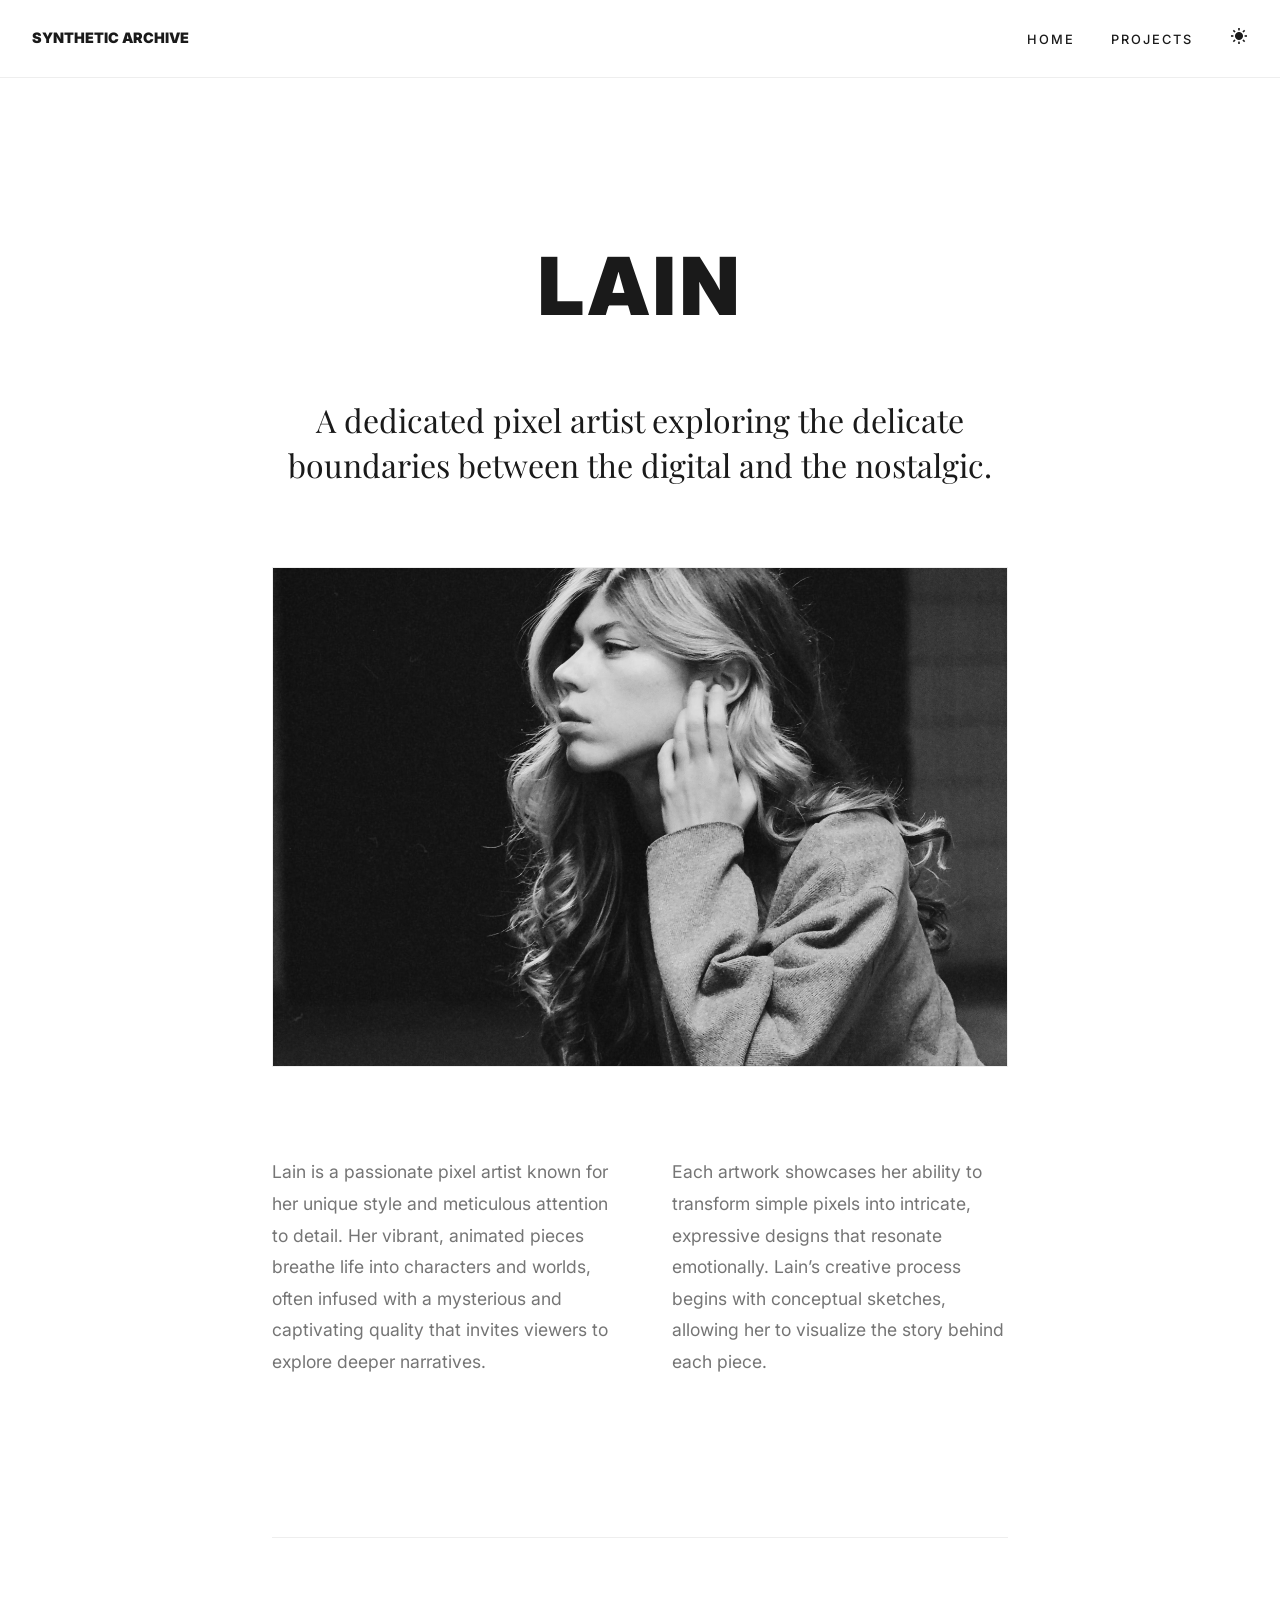
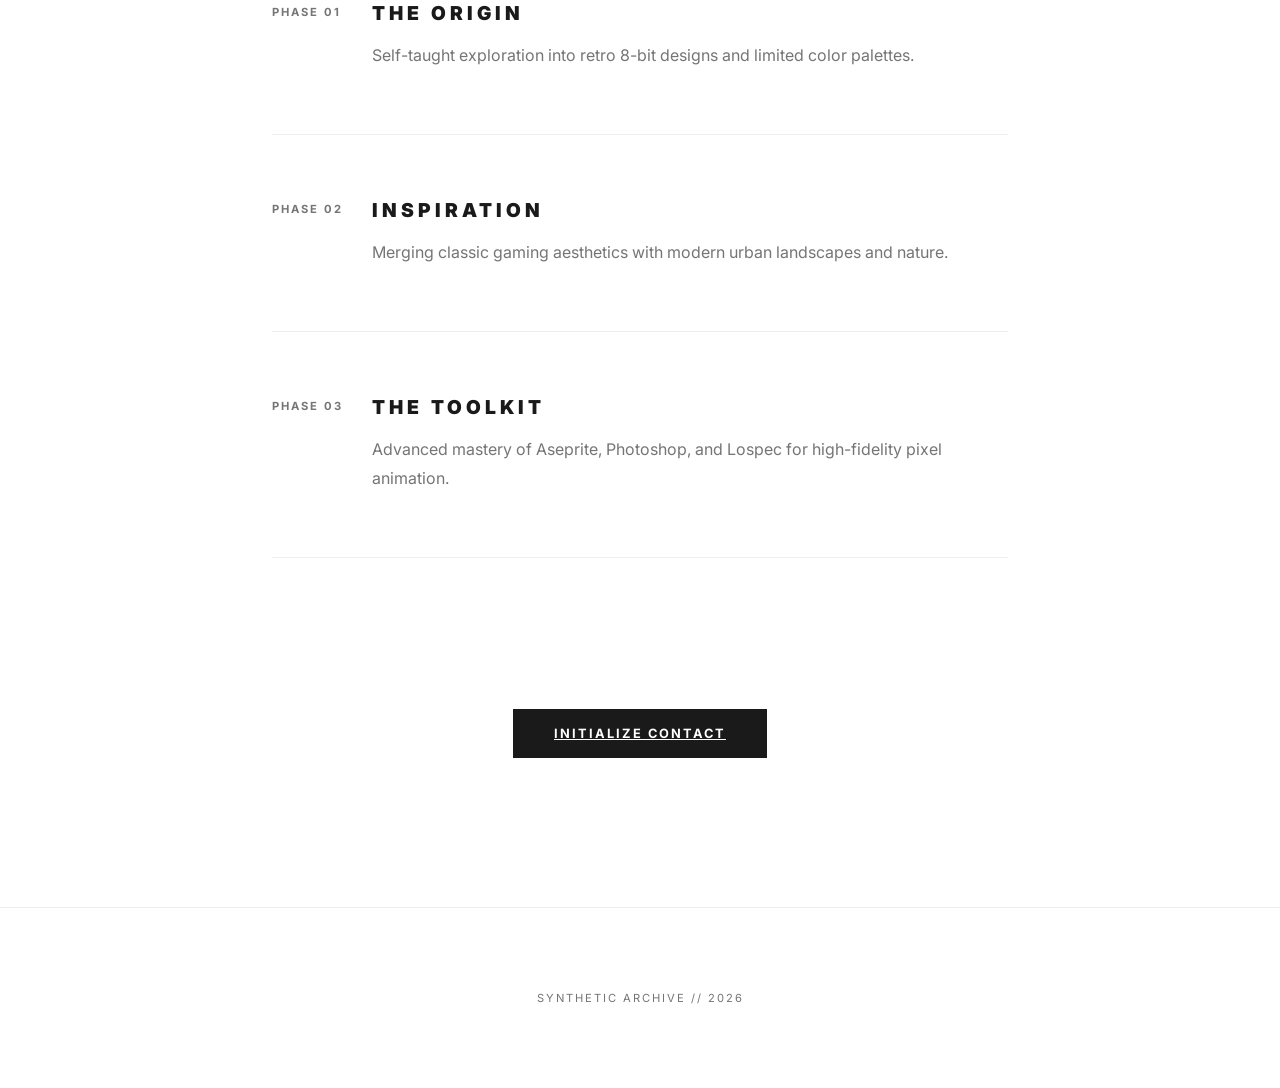
<file: WhoIsLain.html>
<!DOCTYPE html>
<html lang="en">
<head>
    <meta charset="UTF-8">
    <meta name="viewport" content="width=device-width, initial-scale=1.0">
    <link rel="stylesheet" href="styles.css">
    <link href='https://unpkg.com/boxicons@2.1.4/css/boxicons.min.css' rel='stylesheet'>
    <link rel="icon" href="WhoisLain_imgs/SA-Logo.png">
    <title>Synthetic Archive | About</title>
    <style>
        .about-container {
            max-width: 800px;
            margin: 0 auto;
            padding: 10rem 2rem;
        }

        .about-container h1 {
            font-size: 5rem;
            margin-bottom: 4rem;
            text-align: center;
        }

        .bio-lead {
            font-family: var(--font-serif);
            font-size: 2rem;
            line-height: 1.4;
            margin-bottom: 5rem;
            text-align: center;
        }

        .bio-image {
            width: 100%;
            height: 500px;
            object-fit: cover;
            filter: grayscale(100%);
            margin-bottom: 5rem;
            border: 1px solid var(--border);
        }

        .bio-content {
            font-size: 1.1rem;
            color: var(--text-dim);
            column-count: 2;
            column-gap: 4rem;
            margin-bottom: 8rem;
        }

        .history-list {
            border-top: 1px solid var(--border);
        }

        .history-item {
            display: grid;
            grid-template-columns: 100px 1fr;
            padding: 4rem 0;
            border-bottom: 1px solid var(--border);
        }

        .history-item .year {
            font-size: 0.7rem;
            font-weight: 700;
            letter-spacing: 2px;
            color: var(--text-dim);
        }

        .history-item h3 {
            font-size: 1.2rem;
            margin-bottom: 1rem;
        }

        .history-item p {
            color: var(--text-dim);
            font-size: 1rem;
        }

        @media (max-width: 768px) {
            .bio-content { column-count: 1; }
            .about-container h1 { font-size: 3rem; }
            .history-item { grid-template-columns: 1fr; gap: 1rem; }
        }
    </style>
</head>
<body>
    <header>
        <nav>
            <a href="index.html" style="text-decoration: none; color: var(--text-main); font-weight: 900; font-size: 0.9rem;">SYNTHETIC ARCHIVE</a>
            <div class="nav-links">
                <a href="homepage.html">HOME</a>
                <a href="STATHIS.html">PROJECTS</a>
                <button id="theme" style="margin-left: 2rem;">
                    <i class='bx bxs-sun'></i>
                    <i class='bx bxs-moon'></i>
                </button>
            </div>
        </nav>
    </header>

    <main>
        <article class="about-container">
            <h1 class="reveal">Lain</h1>
            <p class="bio-lead reveal">A dedicated pixel artist exploring the delicate boundaries between the digital and the nostalgic.</p>
            
            <img src="WhoisLain_imgs/lains.jpg" alt="Lain" class="bio-image reveal">
            
            <div class="bio-content reveal">
                <p>
                    Lain is a passionate pixel artist known for her unique style and meticulous attention to detail. 
                    Her vibrant, animated pieces breathe life into characters and worlds, often infused with a mysterious 
                    and captivating quality that invites viewers to explore deeper narratives.
                </p>
                <br>
                <p>
                    Each artwork showcases her ability to transform simple pixels into intricate, expressive designs 
                    that resonate emotionally. Lain’s creative process begins with conceptual sketches, 
                    allowing her to visualize the story behind each piece.
                </p>
            </div>

            <div class="history-list">
                <div class="history-item reveal">
                    <span class="year">PHASE 01</span>
                    <div>
                        <h3>The Origin</h3>
                        <p>Self-taught exploration into retro 8-bit designs and limited color palettes.</p>
                    </div>
                </div>
                <div class="history-item reveal">
                    <span class="year">PHASE 02</span>
                    <div>
                        <h3>Inspiration</h3>
                        <p>Merging classic gaming aesthetics with modern urban landscapes and nature.</p>
                    </div>
                </div>
                <div class="history-item reveal">
                    <span class="year">PHASE 03</span>
                    <div>
                        <h3>The Toolkit</h3>
                        <p>Advanced mastery of Aseprite, Photoshop, and Lospec for high-fidelity pixel animation.</p>
                    </div>
                </div>
            </div>
            
            <div style="margin-top: 10rem; text-align: center;">
                <a href="homepage.html#footer" class="btn-minimal">Initialize Contact</a>
            </div>
        </article>
    </main>

    <footer style="padding: 5rem 2rem; text-align: center; border-top: 1px solid var(--border);">
        <p style="font-size: 0.7rem; color: var(--text-dim); letter-spacing: 2px;">SYNTHETIC ARCHIVE // 2026</p>
    </footer>

    <script src="theme.js"></script>
    <script>
        const observer = new IntersectionObserver((entries) => {
            entries.forEach(entry => {
                if (entry.isIntersecting) {
                    entry.target.classList.add('appear');
                }
            });
        }, { threshold: 0.1 });

        document.querySelectorAll('.reveal').forEach(el => observer.observe(el));
    </script>
</body>
</html>
</file>
<file: styles.css>
@import url('https://fonts.googleapis.com/css2?family=Inter:wght@300;400;500;700;900&family=Playfair+Display:wght@700&display=swap');

:root {
    /* Minimalist Palette */
    --bg-color: #ffffff;
    --bg-card: #f9f9f9;
    --text-main: #1a1a1a;
    --text-dim: #757575;
    --accent: #000000;
    --border: #eeeeee;
    
    /* Typography */
    --font-header: 'Inter', sans-serif;
    --font-body: 'Inter', sans-serif;
    --font-serif: 'Playfair Display', serif;

    /* Spacing & Transitions */
    --transition: all 0.4s ease;
    --container-width: 1200px;
}

.lightmode {
    /* Optional: Minimalist Dark Mode */
    --bg-color: #121212;
    --bg-card: #1e1e1e;
    --text-main: #f5f5f5;
    --text-dim: #a0a0a0;
    --border: #2a2a2a;
}

* {
    margin: 0;
    padding: 0;
    box-sizing: border-box;
}

html {
    scroll-behavior: smooth;
}

body {
    background-color: var(--bg-color);
    color: var(--text-main);
    font-family: var(--font-body);
    line-height: 1.8;
    overflow-x: hidden;
}

/* Typography Helpers */
h1, h2, h3, h4 {
    font-family: var(--font-header);
    font-weight: 900;
    text-transform: uppercase;
    letter-spacing: 4px;
    line-height: 1.2;
}

.serif-text {
    font-family: var(--font-serif);
    text-transform: none;
    letter-spacing: 0;
}

/* Common Components */

nav {
    position: sticky;
    top: 0;
    z-index: 1000;
    background: var(--bg-color);
    border-bottom: 1px solid var(--border);
    padding: 1.5rem 2rem;
    display: flex;
    justify-content: space-between;
    align-items: center;
}

.nav-links a {
    text-decoration: none;
    color: var(--text-main);
    font-size: 0.8rem;
    font-weight: 500;
    letter-spacing: 2px;
    text-transform: uppercase;
    margin-left: 2rem;
    transition: var(--transition);
}

.nav-links a:hover {
    color: var(--text-dim);
}

/* Minimalist Button */
.btn-minimal {
    background: var(--text-main);
    color: var(--bg-color);
    border: 1px solid var(--text-main);
    padding: 1rem 2.5rem;
    font-family: var(--font-header);
    font-size: 0.8rem;
    font-weight: 700;
    cursor: pointer;
    transition: var(--transition);
    text-transform: uppercase;
    letter-spacing: 2px;
}

.btn-minimal:hover {
    background: transparent;
    color: var(--text-main);
}

/* Reveal Animation */
.reveal {
    opacity: 0;
    transform: translateY(20px);
    transition: opacity 1s ease, transform 1s ease;
}

.reveal.appear {
    opacity: 1;
    transform: translateY(0);
}

/* Marquee */
.marquee-container {
    background: var(--bg-color);
    border-top: 1px solid var(--border);
    border-bottom: 1px solid var(--border);
    padding: 15px 0;
    overflow: hidden;
    white-space: nowrap;
}

.marquee-content {
    display: inline-block;
    animation: marquee 30s linear infinite;
}

.marquee-content span {
    font-size: 0.7rem;
    font-weight: 300;
    color: var(--text-dim);
    margin-right: 4rem;
    letter-spacing: 2px;
}

@keyframes marquee {
    from { transform: translateX(0); }
    to { transform: translateX(-50%); }
}

/* Project Pages Layout */
.title-page {
    padding: 8rem 2rem;
    text-align: center;
    max-width: var(--container-width);
    margin: 0 auto;
}

.title-page h1 {
    font-size: 4rem;
    margin-bottom: 2rem;
}

.title-page #title-info {
    color: var(--text-dim);
    max-width: 600px;
    margin: 0 auto;
    font-size: 1.1rem;
}

.projects-container {
    display: grid;
    grid-template-columns: 1fr 1fr;
    max-width: var(--container-width);
    margin: 0 auto 8rem;
}

.project {
    padding: 2rem;
    display: flex;
    justify-content: center;
    align-items: center;
    background: var(--bg-card);
}

.project img {
    width: 100%;
    filter: grayscale(100%);
    transition: var(--transition);
}

.project:hover img {
    filter: grayscale(0%);
}

.project-info {
    padding: 4rem;
    display: flex;
    flex-direction: column;
    justify-content: center;
    border-bottom: 1px solid var(--border);
}

.project-info h3 {
    font-size: 0.7rem;
    color: var(--text-dim);
    margin-bottom: 1rem;
}

.project-info .project-title {
    font-size: 1.5rem;
    margin-bottom: 1.5rem;
}

.project-info p {
    color: var(--text-dim);
    font-size: 0.9rem;
}

/* Footer Icons (Theme Toggle) */
#theme {
    background: none;
    border: none;
    cursor: pointer;
    color: var(--text-main);
    font-size: 1.2rem;
}

#theme i:last-child {
    display: none;
}

.lightmode #theme i:first-child {
    display: none;
}

.lightmode #theme i:last-child {
    display: block;
}

/* Media Queries */
@media (max-width: 768px) {
    .projects-container {
        grid-template-columns: 1fr;
    }
    .title-page h1 {
        font-size: 2.5rem;
    }
}
</file>
